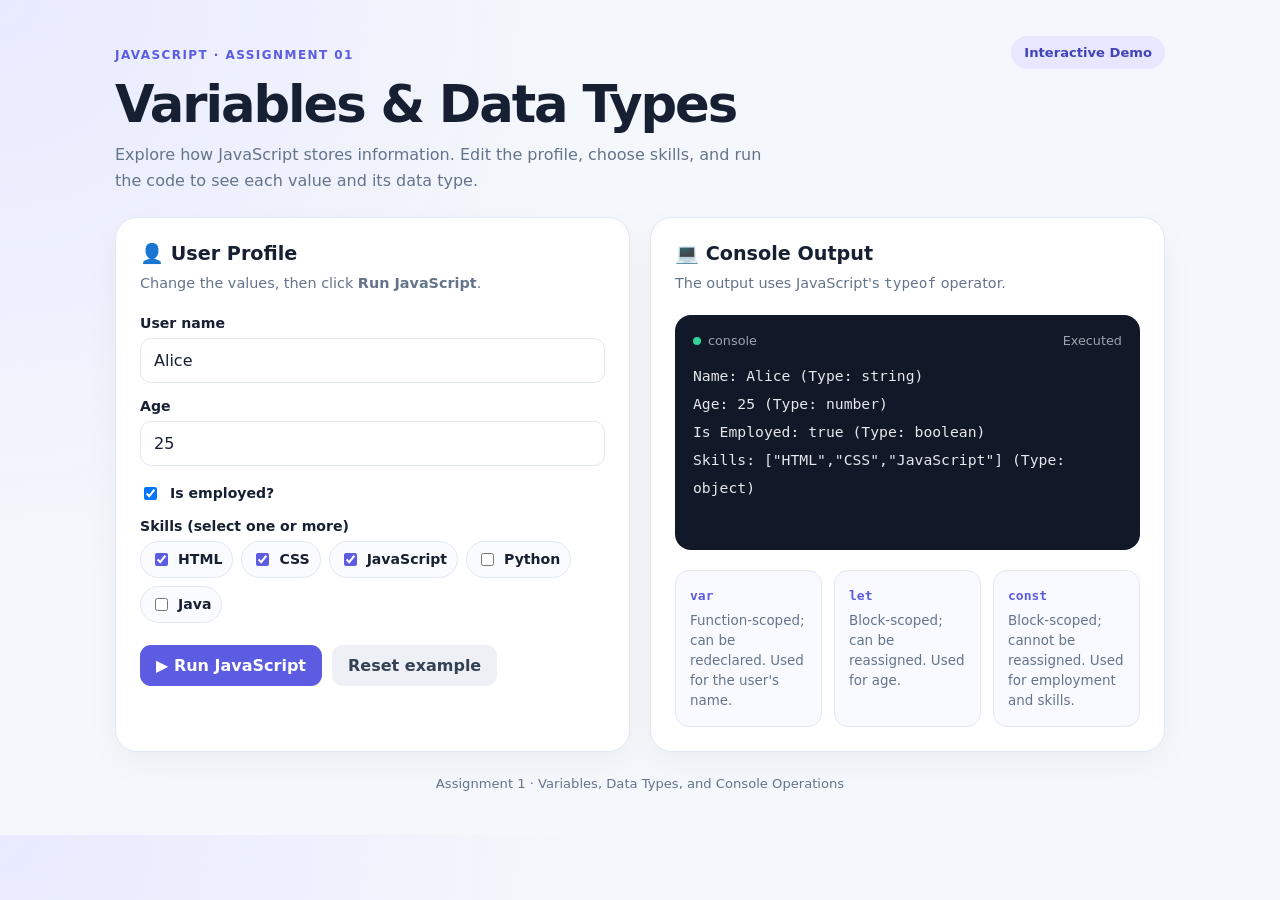
<file: index.html>
<!DOCTYPE html>
<html lang="en">
<head>
  <meta charset="UTF-8">
  <meta name="viewport" content="width=device-width, initial-scale=1.0">
  <title>Assignment 1 | JavaScript Variables</title>
  <link rel="stylesheet" href="style.css">
  <script src="script.js" defer></script>
</head>
<body>
  <main class="wrap">
    <header class="page-header">
      <div>
        <p class="eyebrow">JavaScript · Assignment 01</p>
        <h1>Variables &amp; Data Types</h1>
        <p class="subtitle">Explore how JavaScript stores information. Edit the profile, choose skills, and run the code to see each value and its data type.</p>
      </div>
      <span class="pill">Interactive Demo</span>
    </header>

    <section class="grid">
      <div class="card">
        <h2>👤 User Profile</h2>
        <p class="hint">Change the values, then click <strong>Run JavaScript</strong>.</p>

        <label for="name">User name</label>
        <input id="name" type="text" value="Alice" maxlength="50">

        <label for="age">Age</label>
        <input id="age" type="number" value="25" min="0" max="120">

        <div class="checkline">
          <input id="employed" type="checkbox" checked>
          <label for="employed">Is employed?</label>
        </div>

        <label>Skills (select one or more)</label>
        <div class="skillbox">
          <label class="skill"><input type="checkbox" name="skills" value="HTML" checked> HTML</label>
          <label class="skill"><input type="checkbox" name="skills" value="CSS" checked> CSS</label>
          <label class="skill"><input type="checkbox" name="skills" value="JavaScript" checked> JavaScript</label>
          <label class="skill"><input type="checkbox" name="skills" value="Python"> Python</label>
          <label class="skill"><input type="checkbox" name="skills" value="Java"> Java</label>
        </div>

        <div class="actions">
          <button class="primary" id="run">▶ Run JavaScript</button>
          <button class="secondary" id="reset">Reset example</button>
        </div>
      </div>

      <div class="card">
        <h2>💻 Console Output</h2>
        <p class="hint">The output uses JavaScript's <code>typeof</code> operator.</p>
        <div class="output">
          <div class="output-head">
            <span><i class="dot"></i>console</span>
            <span id="status">Ready</span>
          </div>
          <pre id="result" aria-live="polite">Click “Run JavaScript” to display the values and types.</pre>
        </div>

        <div class="concepts">
          <div class="concept">
            <code>var</code>
            <p>Function-scoped; can be redeclared. Used for the user's name.</p>
          </div>
          <div class="concept">
            <code>let</code>
            <p>Block-scoped; can be reassigned. Used for age.</p>
          </div>
          <div class="concept">
            <code>const</code>
            <p>Block-scoped; cannot be reassigned. Used for employment and skills.</p>
          </div>
        </div>
      </div>
    </section>

    <footer>Assignment 1 · Variables, Data Types, and Console Operations</footer>
  </main>
</body>
</html>
</file>
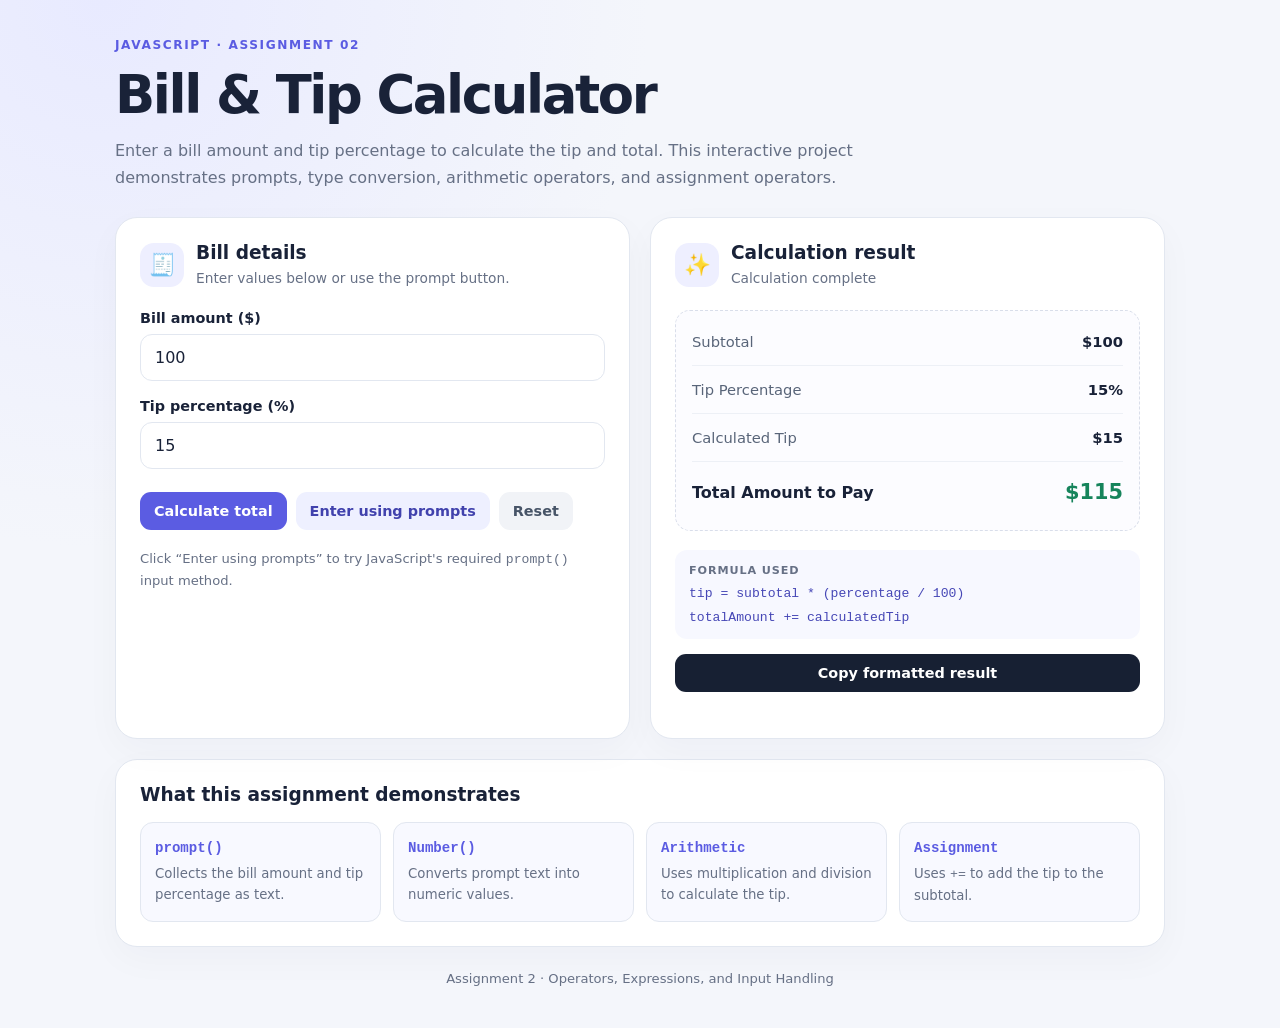
<file: ass2/index.html>
<!DOCTYPE html>
<html lang="en">
<head>
  <meta charset="UTF-8">
  <meta name="viewport" content="width=device-width, initial-scale=1.0">
  <title>Assignment 2 | Tip Calculator</title>
  <link rel="stylesheet" href="style.css">
  <script src="script.js" defer></script>
</head>
<body>
  <main class="container">
    <header class="hero">
      <p class="eyebrow">JavaScript · Assignment 02</p>
      <h1>Bill &amp; Tip Calculator</h1>
      <p class="intro">Enter a bill amount and tip percentage to calculate the tip and total. This interactive project demonstrates prompts, type conversion, arithmetic operators, and assignment operators.</p>
    </header>
    <section class="layout">
      <div class="panel">
        <div class="panel-heading"><span class="icon">🧾</span><div><h2>Bill details</h2><p>Enter values below or use the prompt button.</p></div></div>
        <label for="bill">Bill amount ($)</label>
        <input id="bill" type="number" min="0" step="0.01" value="100" placeholder="e.g. 100">
        <label for="tip">Tip percentage (%)</label>
        <input id="tip" type="number" min="0" max="100" step="1" value="15" placeholder="e.g. 15">
        <div class="buttons">
          <button id="calculate" class="primary">Calculate total</button>
          <button id="prompt-input" class="secondary">Enter using prompts</button>
          <button id="reset" class="quiet">Reset</button>
        </div>
        <p class="note">Click “Enter using prompts” to try JavaScript's required <code>prompt()</code> input method.</p>
      </div>
      <div class="panel">
        <div class="panel-heading"><span class="icon">✨</span><div><h2>Calculation result</h2><p id="status">Ready to calculate</p></div></div>
        <div class="receipt">
          <div class="receipt-row"><span>Subtotal</span><strong id="subtotal">$100</strong></div>
          <div class="receipt-row"><span>Tip Percentage</span><strong id="percentage">15%</strong></div>
          <div class="receipt-row"><span>Calculated Tip</span><strong id="calculated-tip">$15</strong></div>
          <div class="receipt-total"><span>Total Amount to Pay</span><strong id="total">$115</strong></div>
        </div>
        <div class="formula"><span class="formula-label">Formula used</span><code>tip = subtotal * (percentage / 100)</code><code>totalAmount += calculatedTip</code></div>
        <button id="copy-result" class="copy-button">Copy formatted result</button>
        <p id="copy-status" class="copy-status" aria-live="polite"></p>
      </div>
    </section>
    <section class="learning panel">
      <h2>What this assignment demonstrates</h2>
      <div class="learning-grid">
        <article><code>prompt()</code><p>Collects the bill amount and tip percentage as text.</p></article>
        <article><code>Number()</code><p>Converts prompt text into numeric values.</p></article>
        <article><code>Arithmetic</code><p>Uses multiplication and division to calculate the tip.</p></article>
        <article><code>Assignment</code><p>Uses <code>+=</code> to add the tip to the subtotal.</p></article>
      </div>
    </section>
    <footer>Assignment 2 · Operators, Expressions, and Input Handling</footer>
  </main>
</body>
</html>
</file>
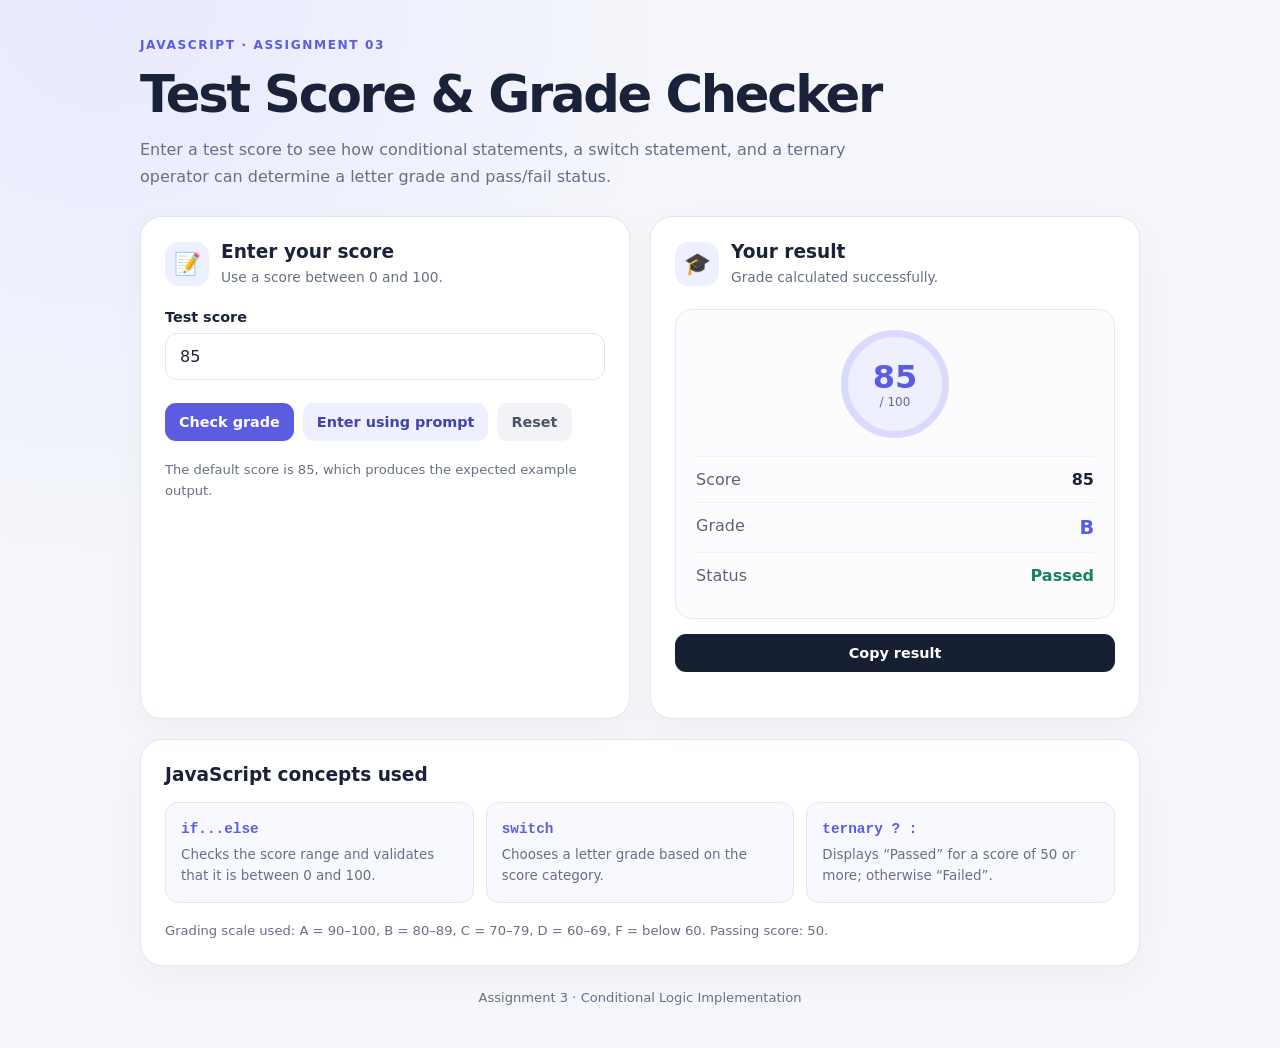
<file: ass3/index.html>
<!DOCTYPE html>
<html lang="en">
<head>
  <meta charset="UTF-8">
  <meta name="viewport" content="width=device-width, initial-scale=1.0">
  <title>Assignment 3 | Grade Checker</title>
  <link rel="stylesheet" href="style.css">
  <script src="script.js" defer></script>
</head>
<body>
  <main class="container">
    <header class="hero">
      <p class="eyebrow">JavaScript · Assignment 03</p>
      <h1>Test Score &amp; Grade Checker</h1>
      <p class="intro">Enter a test score to see how conditional statements, a switch statement, and a ternary operator can determine a letter grade and pass/fail status.</p>
    </header>

    <section class="layout">
      <div class="panel">
        <div class="heading">
          <div class="icon">📝</div>
          <div><h2>Enter your score</h2><p>Use a score between 0 and 100.</p></div>
        </div>
        <label for="score">Test score</label>
        <input id="score" type="number" min="0" max="100" step="1" value="85" placeholder="Enter score">
        <div class="buttons">
          <button id="check" class="primary">Check grade</button>
          <button id="prompt-score" class="secondary">Enter using prompt</button>
          <button id="reset" class="quiet">Reset</button>
        </div>
        <p class="note">The default score is 85, which produces the expected example output.</p>
      </div>

      <div class="panel result-panel">
        <div class="heading">
          <div class="icon">🎓</div>
          <div><h2>Your result</h2><p id="message">Ready to check your grade.</p></div>
        </div>
        <div class="result-card">
          <div class="score-circle"><span id="score-value">85</span><small>/ 100</small></div>
          <div class="result-lines">
            <div class="result-row"><span>Score</span><strong id="score-output">85</strong></div>
            <div class="result-row"><span>Grade</span><strong class="grade" id="grade-output">B</strong></div>
            <div class="result-row"><span>Status</span><strong class="passed" id="status-output">Passed</strong></div>
          </div>
        </div>
        <button id="copy" class="copy-button">Copy result</button>
        <p id="copy-message" class="copy-message" aria-live="polite"></p>
      </div>
    </section>

    <section class="panel logic-panel">
      <h2>JavaScript concepts used</h2>
      <div class="concepts">
        <article><code>if...else</code><p>Checks the score range and validates that it is between 0 and 100.</p></article>
        <article><code>switch</code><p>Chooses a letter grade based on the score category.</p></article>
        <article><code>ternary ? :</code><p>Displays “Passed” for a score of 50 or more; otherwise “Failed”.</p></article>
      </div>
      <p class="grading-note">Grading scale used: A = 90–100, B = 80–89, C = 70–79, D = 60–69, F = below 60. Passing score: 50.</p>
    </section>

    <footer>Assignment 3 · Conditional Logic Implementation</footer>
  </main>
</body>
</html>
</file>
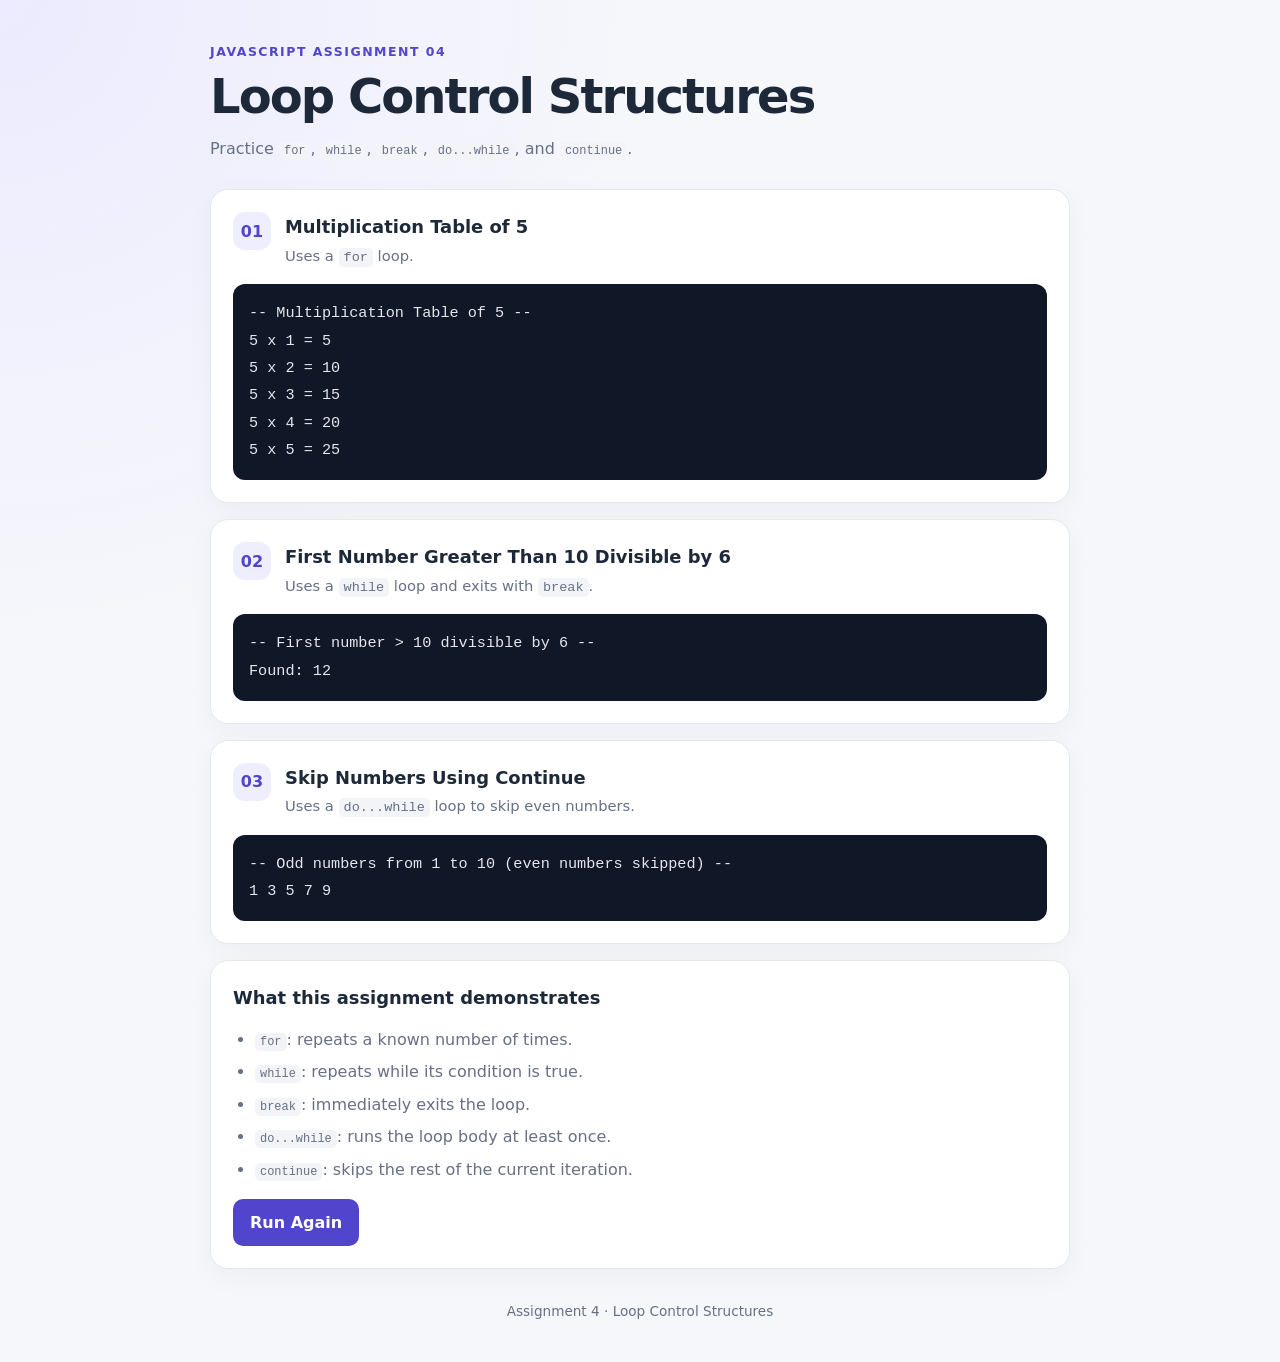
<file: ass4/index.html>
<!DOCTYPE html>
<html lang="en">
<head>
  <meta charset="UTF-8">
  <meta name="viewport" content="width=device-width, initial-scale=1.0">
  <title>Assignment 4 - Loop Control Structures</title>
  <link rel="stylesheet" href="style.css">
  <script src="script.js" defer></script>
</head>
<body>
  <main class="container">
    <header>
      <p class="eyebrow">JavaScript Assignment 04</p>
      <h1>Loop Control Structures</h1>
      <p class="subtitle">Practice <code>for</code>, <code>while</code>, <code>break</code>, <code>do...while</code>, and <code>continue</code>.</p>
    </header>

    <section class="card">
      <div class="section-heading">
        <span class="number">01</span>
        <div>
          <h2>Multiplication Table of 5</h2>
          <p>Uses a <code>for</code> loop.</p>
        </div>
      </div>
      <pre id="tableOutput" class="output" aria-live="polite"></pre>
    </section>

    <section class="card">
      <div class="section-heading">
        <span class="number">02</span>
        <div>
          <h2>First Number Greater Than 10 Divisible by 6</h2>
          <p>Uses a <code>while</code> loop and exits with <code>break</code>.</p>
        </div>
      </div>
      <pre id="breakOutput" class="output" aria-live="polite"></pre>
    </section>

    <section class="card">
      <div class="section-heading">
        <span class="number">03</span>
        <div>
          <h2>Skip Numbers Using Continue</h2>
          <p>Uses a <code>do...while</code> loop to skip even numbers.</p>
        </div>
      </div>
      <pre id="continueOutput" class="output" aria-live="polite"></pre>
    </section>

    <section class="card concepts">
      <h2>What this assignment demonstrates</h2>
      <ul>
        <li><code>for</code>: repeats a known number of times.</li>
        <li><code>while</code>: repeats while its condition is true.</li>
        <li><code>break</code>: immediately exits the loop.</li>
        <li><code>do...while</code>: runs the loop body at least once.</li>
        <li><code>continue</code>: skips the rest of the current iteration.</li>
      </ul>
      <button id="rerunButton" type="button">Run Again</button>
    </section>

    <footer>Assignment 4 · Loop Control Structures</footer>
  </main>
</body>
</html>
</file>
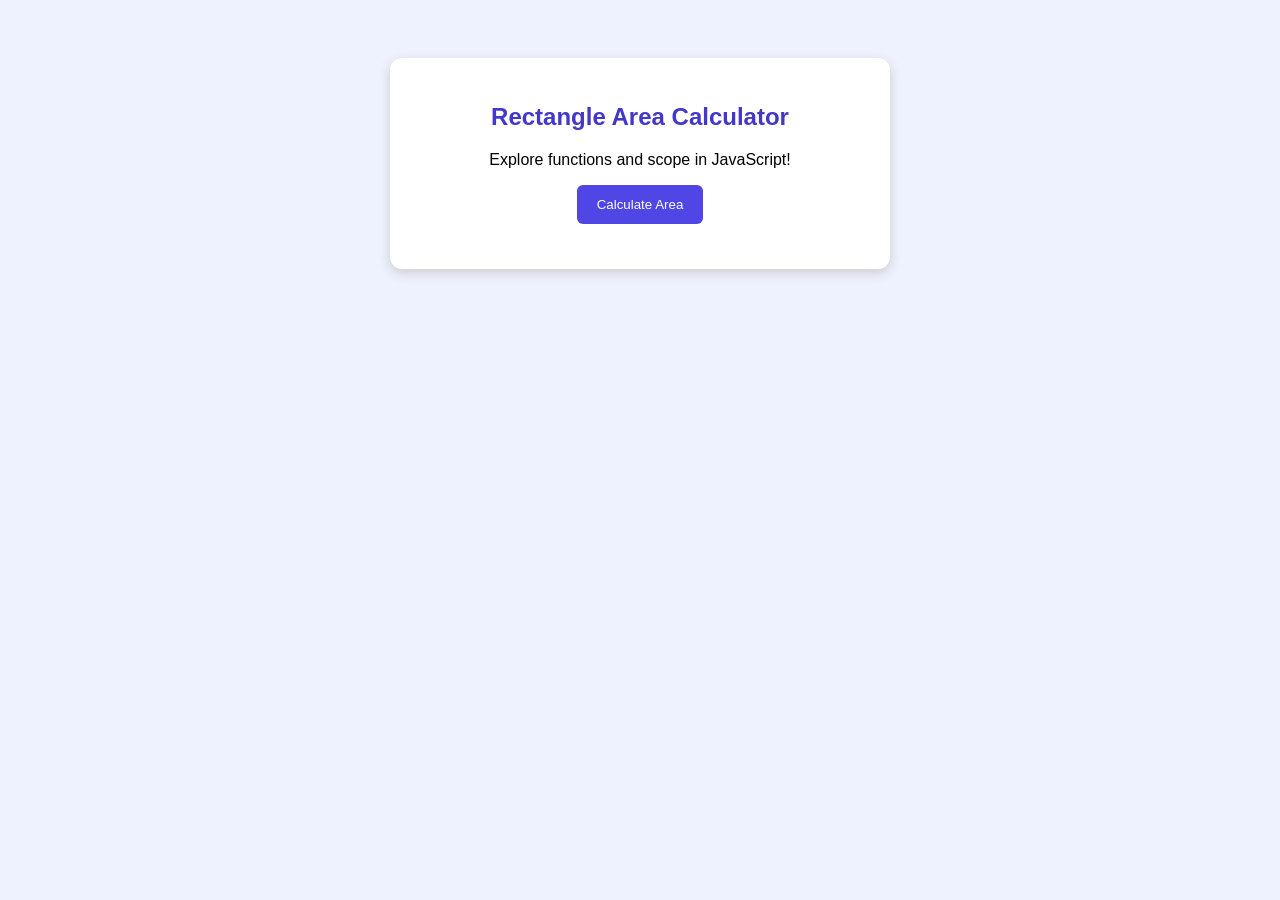
<file: ass5/index.html>
<!DOCTYPE html>
<html>
<head>
    <title>Assignment 5 - Functions</title>
    <link rel="stylesheet" href="style.css">
</head>
<body>

    <div class="container">
        <h2>Rectangle Area Calculator</h2>
        <p>Explore functions and scope in JavaScript!</p>

        <button onclick="showResults()">Calculate Area</button>

        <div id="output"></div>
    </div>

    <script src="script.js"></script>
</body>
</html>
</file>
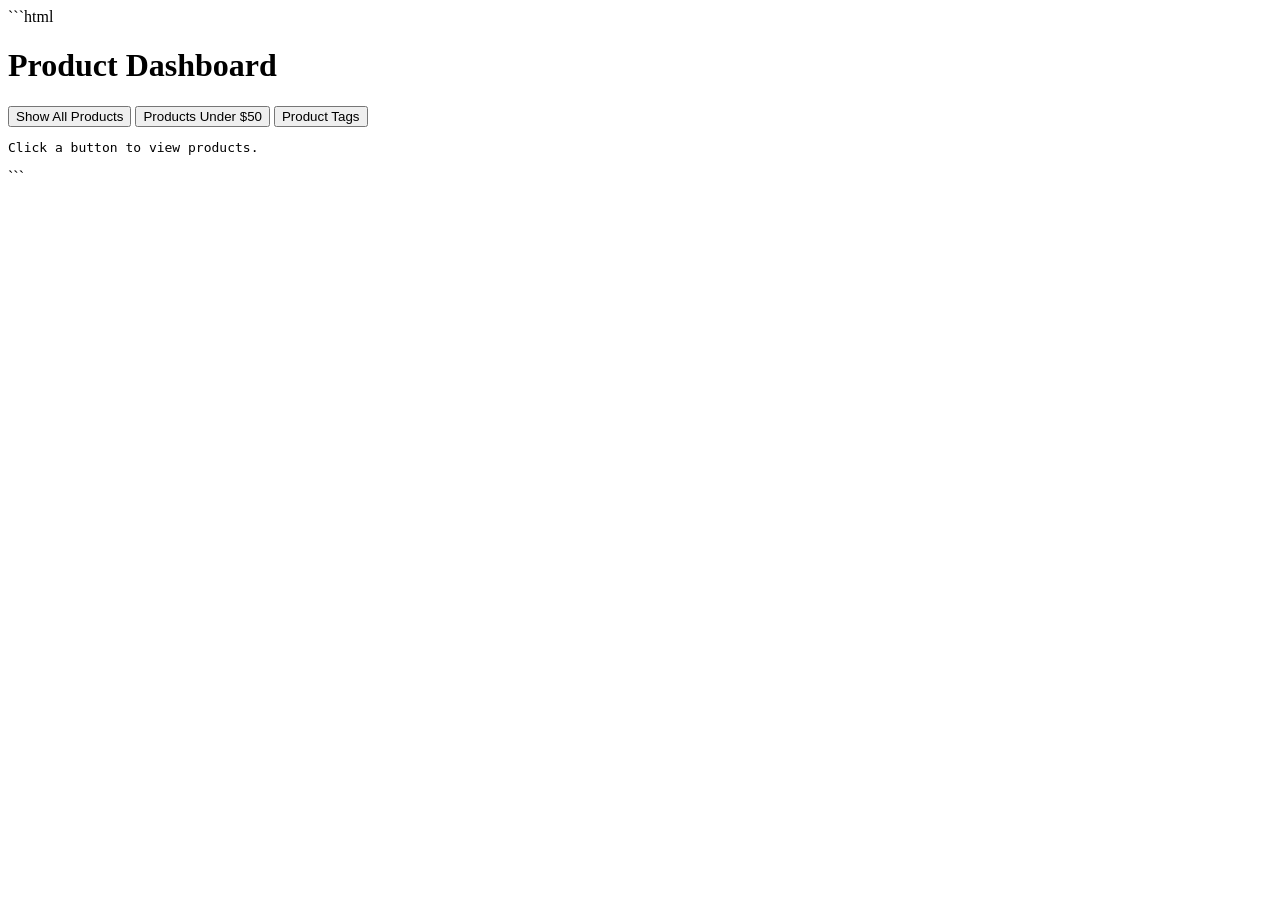
<file: ass6/index.html>
```html
<!DOCTYPE html>
<html lang="en">
<head>
    <meta charset="UTF-8">
    <meta name="viewport" content="width=device-width, initial-scale=1.0">
    <title>Product Dashboard</title>
    <link rel="stylesheet" href="style.css">
</head>
<body>
    <div class="container">
        <h1>Product Dashboard</h1>
        <button onclick="showProducts()">Show All Products</button>
        <button onclick="showFiltered()">Products Under $50</button>
        <button onclick="showMapped()">Product Tags</button>
        <pre id="output">Click a button to view products.</pre>
    </div>

    <script src="script.js"></script>
</body>
</html>
```
</file>
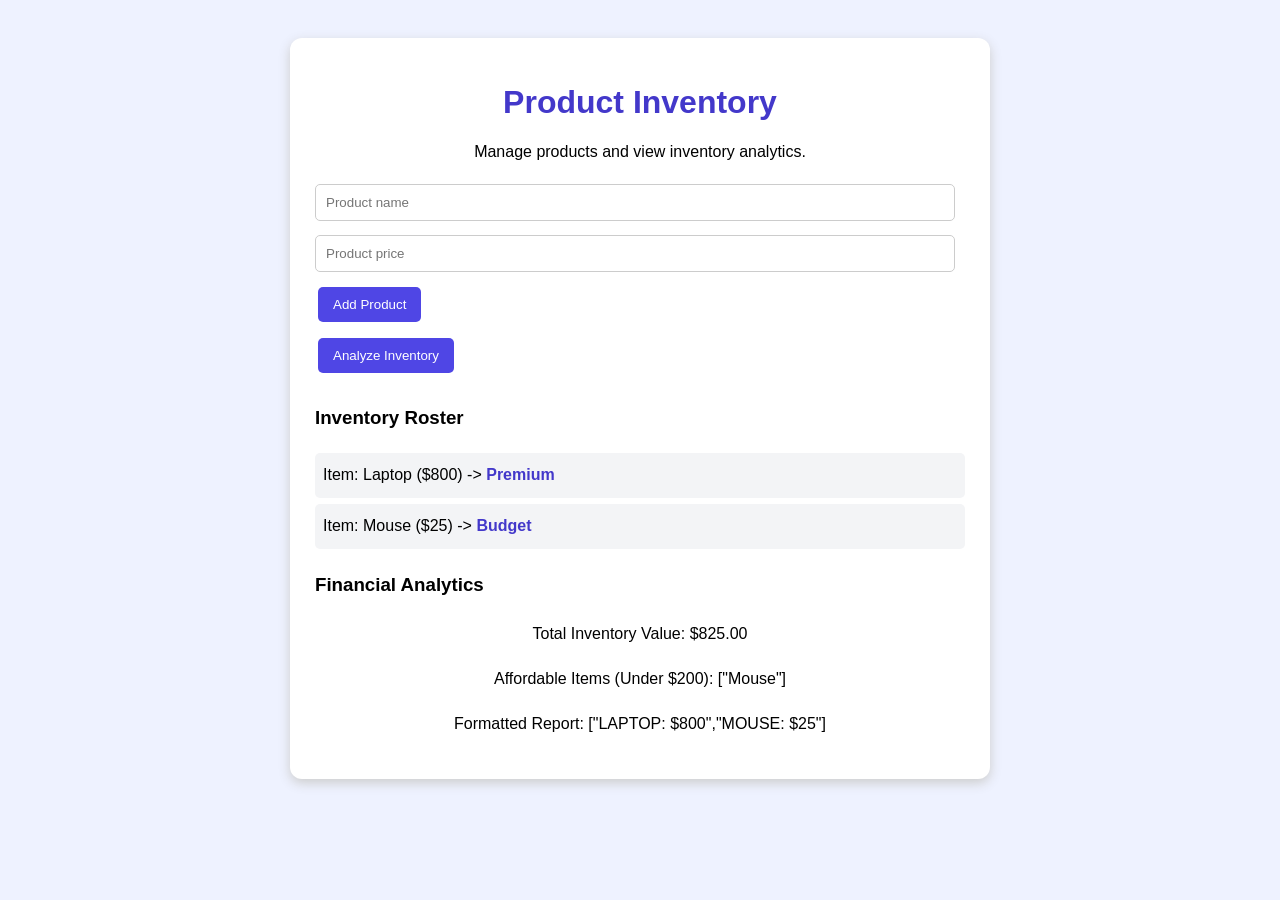
<file: ass7/index.html>
<!DOCTYPE html>
<html>
<head>
    <title>Product Inventory Dashboard</title>
    <link rel="stylesheet" href="style.css">
</head>
<body>
    <div class="container">
        <h1>Product Inventory</h1>
        <p>Manage products and view inventory analytics.</p>

        <form id="productForm">
            <input id="name" type="text" placeholder="Product name" required>
            <input id="price" type="number" placeholder="Product price" min="0.01" step="0.01" required>
            <button type="submit">Add Product</button>
        </form>

        <button id="analyze">Analyze Inventory</button>

        <div id="output"></div>
    </div>

    <script src="script.js"></script>
</body>
</html>
</file>
<file: style.css>
* {
  box-sizing: border-box;
}

:root {
  --bg: #f4f7fb;
  --panel: #ffffff;
  --text: #172033;
  --muted: #64748b;
  --accent: #5b5ce2;
  --accent-light: #8585ff;
  --border: #e2e8f0;
  --output: #111827;
  --output-text: #e5e7eb;
  --green: #34d399;
}

body {
  margin: 0;
  font-family: Inter, ui-sans-serif, system-ui, -apple-system, BlinkMacSystemFont, "Segoe UI", sans-serif;
  background: radial-gradient(circle at top left, #e8eaff, transparent 38%), var(--bg);
  color: var(--text);
}

.wrap {
  width: min(1050px, 92%);
  margin: 36px auto;
}

.page-header {
  display: flex;
  align-items: flex-start;
  justify-content: space-between;
  gap: 16px;
  margin-bottom: 24px;
}

.eyebrow {
  color: var(--accent);
  font-weight: 800;
  letter-spacing: .12em;
  text-transform: uppercase;
  font-size: .75rem;
}

h1 {
  margin: 8px 0;
  font-size: clamp(2rem, 5vw, 3.2rem);
  letter-spacing: -.04em;
}

.subtitle {
  color: var(--muted);
  max-width: 650px;
  line-height: 1.6;
  margin: 0;
}

.pill {
  background: #e7e8ff;
  color: #4243b8;
  border-radius: 999px;
  padding: 9px 13px;
  font-size: .82rem;
  font-weight: 700;
  white-space: nowrap;
}

.grid {
  display: grid;
  grid-template-columns: 1fr 1fr;
  gap: 20px;
}

.card {
  background: var(--panel);
  border: 1px solid var(--border);
  border-radius: 22px;
  padding: 24px;
  box-shadow: 0 12px 35px #1e293b0a;
}

h2 {
  margin: 0 0 8px;
  font-size: 1.2rem;
}

.hint {
  color: var(--muted);
  font-size: .9rem;
  line-height: 1.5;
  margin: 0 0 20px;
}

label {
  display: block;
  font-size: .88rem;
  font-weight: 700;
  margin: 15px 0 7px;
}

input[type="text"],
input[type="number"] {
  width: 100%;
  border: 1px solid var(--border);
  border-radius: 11px;
  padding: 12px 13px;
  font: inherit;
  color: var(--text);
  background: #fff;
  outline: none;
}

input:focus {
  border-color: var(--accent-light);
  box-shadow: 0 0 0 3px #8585ff26;
}

.checkline {
  display: flex;
  align-items: center;
  gap: 10px;
  margin-top: 18px;
}

.checkline label {
  margin: 0;
  font-weight: 600;
}

.skillbox {
  display: flex;
  flex-wrap: wrap;
  gap: 8px;
}

.skill {
  display: flex;
  gap: 7px;
  align-items: center;
  border: 1px solid var(--border);
  padding: 8px 10px;
  border-radius: 999px;
  font-size: .88rem;
  background: #fafbff;
  margin: 0;
}

.skill input {
  accent-color: var(--accent);
}

.actions {
  display: flex;
  flex-wrap: wrap;
  gap: 10px;
  margin-top: 22px;
}

button {
  border: 0;
  border-radius: 11px;
  padding: 11px 16px;
  font: inherit;
  font-weight: 750;
  cursor: pointer;
  transition: transform .15s, opacity .15s;
}

button:hover {
  transform: translateY(-1px);
}

button:focus-visible {
  outline: 3px solid var(--accent-light);
  outline-offset: 3px;
}

.primary {
  background: var(--accent);
  color: white;
}

.secondary {
  background: #eef0f6;
  color: #334155;
}

.output {
  background: var(--output);
  color: var(--output-text);
  border-radius: 16px;
  padding: 18px;
  min-height: 235px;
  overflow-wrap: anywhere;
}

.output-head {
  display: flex;
  justify-content: space-between;
  align-items: center;
  gap: 12px;
  margin-bottom: 14px;
  color: #9ca3af;
  font-size: .8rem;
}

.dot {
  display: inline-block;
  width: 8px;
  height: 8px;
  border-radius: 50%;
  background: var(--green);
  margin-right: 7px;
}

pre {
  margin: 0;
  white-space: pre-wrap;
  font: 500 .92rem/1.9 ui-monospace, SFMono-Regular, Menlo, Consolas, monospace;
}

.concepts {
  margin-top: 20px;
  display: grid;
  grid-template-columns: repeat(3, 1fr);
  gap: 12px;
}

.concept {
  background: #f8faff;
  border: 1px solid var(--border);
  border-radius: 14px;
  padding: 14px;
}

.concept code {
  color: var(--accent);
  font-weight: 800;
}

.concept p {
  color: var(--muted);
  font-size: .84rem;
  line-height: 1.5;
  margin: 7px 0 0;
}

footer {
  text-align: center;
  color: var(--muted);
  font-size: .82rem;
  padding: 24px 0 8px;
}

@media (max-width: 760px) {
  .grid {
    grid-template-columns: 1fr;
  }

  .page-header {
    flex-direction: column;
  }

  .concepts {
    grid-template-columns: 1fr;
  }

  .card {
    padding: 19px;
  }
}
</file>
<file: ass2/style.css>
* { box-sizing: border-box; }
:root { --background:#f4f6fb; --panel:#fff; --text:#192238; --muted:#667085; --primary:#5b5ce2; --border:#e2e7f0; --success:#16845b; }
body { margin:0; color:var(--text); font-family:Inter,ui-sans-serif,system-ui,-apple-system,BlinkMacSystemFont,"Segoe UI",sans-serif; background:radial-gradient(circle at 8% 0%,#e8eaff,transparent 35%),var(--background); }
.container { width:min(1050px,92%); margin:38px auto; }
.hero { margin-bottom:25px; }
.eyebrow { color:var(--primary); text-transform:uppercase; letter-spacing:.13em; font-weight:800; font-size:.76rem; }
h1 { font-size:clamp(2rem,5vw,3.3rem); letter-spacing:-.045em; margin:8px 0 12px; }
.intro { color:var(--muted); line-height:1.7; max-width:750px; margin:0; }
.layout { display:grid; grid-template-columns:1fr 1fr; gap:20px; }
.panel { background:var(--panel); border:1px solid var(--border); border-radius:22px; padding:24px; box-shadow:0 12px 36px #19223808; }
.panel-heading { display:flex; align-items:center; gap:12px; margin-bottom:22px; }
.icon { width:44px; height:44px; border-radius:14px; display:grid; place-items:center; background:#eeefff; font-size:1.35rem; }
h2 { margin:0 0 5px; font-size:1.16rem; }
.panel-heading p { color:var(--muted); font-size:.86rem; margin:0; line-height:1.5; }
label { display:block; font-size:.9rem; font-weight:700; margin:17px 0 8px; }
input[type=number] { width:100%; padding:13px 14px; border:1px solid var(--border); border-radius:12px; font:inherit; background:#fff; color:var(--text); outline:none; }
input[type=number]:focus { border-color:var(--primary); box-shadow:0 0 0 3px #5b5ce21f; }
.buttons { display:flex; flex-wrap:wrap; gap:9px; margin-top:23px; }
button { border:0; border-radius:11px; padding:11px 14px; font:inherit; font-size:.9rem; font-weight:750; cursor:pointer; transition:transform .15s; }
button:hover { transform:translateY(-1px); }
button:focus-visible { outline:3px solid #8585ff; outline-offset:3px; }
.primary { background:var(--primary); color:#fff; }
.secondary { background:#eef0ff; color:#4142ad; }
.quiet { background:#f1f3f7; color:#475467; }
.note { color:var(--muted); font-size:.82rem; line-height:1.6; margin:18px 0 0; }
code { font-family:ui-monospace,SFMono-Regular,Menlo,Consolas,monospace; }
.receipt { border:1px dashed #d9deea; border-radius:15px; padding:7px 16px; background:#fcfcff; }
.receipt-row,.receipt-total { display:flex; align-items:center; justify-content:space-between; gap:12px; padding:15px 0; }
.receipt-row { border-bottom:1px solid #edf0f6; color:#596579; font-size:.92rem; }
.receipt-row strong { color:var(--text); font-variant-numeric:tabular-nums; }
.receipt-total { font-weight:800; gap:15px; line-height:1.5; }
.receipt-total strong { color:var(--success); font-size:1.3rem; white-space:nowrap; font-variant-numeric:tabular-nums; }
.formula { display:grid; gap:9px; margin-top:19px; padding:14px; background:#f7f8ff; border-radius:12px; overflow-wrap:anywhere; }
.formula-label { color:var(--muted); text-transform:uppercase; letter-spacing:.08em; font-size:.7rem; font-weight:800; }
.formula code { font-size:.82rem; color:#4647b6; }
.copy-button { width:100%; margin-top:15px; background:#172033; color:#fff; }
.copy-status { min-height:1em; color:var(--success); font-size:.82rem; margin:9px 0 0; text-align:center; }
.learning { margin-top:20px; }
.learning h2 { margin-bottom:17px; }
.learning-grid { display:grid; grid-template-columns:repeat(4,1fr); gap:12px; }
.learning-grid article { background:#f8f9ff; border:1px solid var(--border); border-radius:13px; padding:14px; }
.learning-grid article>code { color:var(--primary); font-size:.88rem; font-weight:800; }
.learning-grid p { color:var(--muted); font-size:.83rem; line-height:1.55; margin:8px 0 0; }
footer { text-align:center; color:var(--muted); font-size:.82rem; padding:24px 0 5px; }
@media(max-width:760px) { .layout { grid-template-columns:1fr; } .learning-grid { grid-template-columns:repeat(2,1fr); } .panel { padding:19px; } }
@media(max-width:430px) { .learning-grid { grid-template-columns:1fr; } .receipt-total { align-items:flex-start; flex-direction:column; } }
</file>
<file: ass3/style.css>
* { box-sizing: border-box; }
:root {
  --bg: #f4f6fb; --panel: #fff; --text: #192238; --muted: #667085;
  --primary: #5b5ce2; --border: #e2e7f0; --green: #16845b; --red: #c24141;
}
body {
  margin: 0; color: var(--text);
  font-family: Inter, ui-sans-serif, system-ui, -apple-system, BlinkMacSystemFont, "Segoe UI", sans-serif;
  background: radial-gradient(circle at 8% 0%, #e8eaff, transparent 35%), var(--bg);
}
.container { width: min(1000px, 92%); margin: 38px auto; }
.hero { margin-bottom: 25px; }
.eyebrow { color: var(--primary); text-transform: uppercase; letter-spacing: .13em; font-weight: 800; font-size: .76rem; }
h1 { font-size: clamp(2rem, 5vw, 3.2rem); letter-spacing: -.045em; margin: 8px 0 12px; }
.intro { color: var(--muted); line-height: 1.7; max-width: 760px; margin: 0; }
.layout { display: grid; grid-template-columns: 1fr 1fr; gap: 20px; }
.panel { background: var(--panel); border: 1px solid var(--border); border-radius: 22px; padding: 24px; box-shadow: 0 12px 36px #19223808; }
.heading { display: flex; align-items: center; gap: 12px; margin-bottom: 22px; }
.icon { width: 44px; height: 44px; border-radius: 14px; display: grid; place-items: center; background: #eeefff; font-size: 1.35rem; }
h2 { margin: 0 0 5px; font-size: 1.16rem; }
.heading p { color: var(--muted); font-size: .86rem; margin: 0; line-height: 1.5; }
label { display: block; font-size: .9rem; font-weight: 700; margin: 17px 0 8px; }
input[type="number"] { width: 100%; padding: 13px 14px; border: 1px solid var(--border); border-radius: 12px; font: inherit; background: #fff; color: var(--text); outline: none; }
input:focus { border-color: var(--primary); box-shadow: 0 0 0 3px #5b5ce21f; }
.buttons { display: flex; flex-wrap: wrap; gap: 9px; margin-top: 23px; }
button { border: 0; border-radius: 11px; padding: 11px 14px; font: inherit; font-size: .9rem; font-weight: 750; cursor: pointer; transition: transform .15s; }
button:hover { transform: translateY(-1px); }
button:focus-visible { outline: 3px solid #8585ff; outline-offset: 3px; }
.primary { background: var(--primary); color: #fff; }
.secondary { background: #eef0ff; color: #4142ad; }
.quiet { background: #f1f3f7; color: #475467; }
.note { color: var(--muted); font-size: .82rem; line-height: 1.6; margin: 18px 0 0; }
.result-card { border: 1px solid var(--border); border-radius: 17px; padding: 20px; background: #fcfcff; }
.score-circle { width: 108px; height: 108px; margin: 0 auto 18px; border-radius: 50%; display: flex; flex-direction: column; align-items: center; justify-content: center; background: #eeefff; border: 7px solid #d9dafe; color: var(--primary); }
.score-circle span { font-size: 2rem; font-weight: 850; line-height: 1.1; }
.score-circle small { color: var(--muted); font-size: .75rem; }
.result-row { display: flex; justify-content: space-between; gap: 12px; padding: 13px 0; border-top: 1px solid #edf0f6; color: #596579; }
.result-row strong { color: var(--text); }
.result-row .grade { color: var(--primary); font-size: 1.2rem; }
.result-row .passed { color: var(--green); }
.result-row .failed { color: var(--red); }
.copy-button { width: 100%; margin-top: 15px; background: #172033; color: #fff; }
.copy-message { min-height: 1em; text-align: center; color: var(--green); font-size: .82rem; margin: 9px 0 0; }
.logic-panel { margin-top: 20px; }
.logic-panel h2 { margin-bottom: 17px; }
.concepts { display: grid; grid-template-columns: repeat(3, 1fr); gap: 12px; }
.concepts article { background: #f8f9ff; border: 1px solid var(--border); border-radius: 13px; padding: 15px; }
.concepts code { color: var(--primary); font-size: .9rem; font-weight: 800; }
.concepts p { color: var(--muted); font-size: .84rem; line-height: 1.55; margin: 8px 0 0; }
.grading-note { color: var(--muted); font-size: .82rem; line-height: 1.6; margin: 17px 0 0; }
footer { text-align: center; color: var(--muted); font-size: .82rem; padding: 24px 0 5px; }
@media (max-width: 760px) {
  .layout { grid-template-columns: 1fr; }
  .concepts { grid-template-columns: 1fr; }
  .panel { padding: 19px; }
}
</file>
<file: ass4/style.css>
* {
  box-sizing: border-box;
}

:root {
  color-scheme: light;
  --ink: #1d2939;
  --muted: #667085;
  --line: #e4e7ec;
  --accent: #5145cd;
  --panel: #ffffff;
  --page: #f5f7fb;
}

body {
  margin: 0;
  background: radial-gradient(circle at top left, #ecebff 0, transparent 34%), var(--page);
  color: var(--ink);
  font-family: Inter, ui-sans-serif, system-ui, -apple-system, BlinkMacSystemFont, "Segoe UI", sans-serif;
  line-height: 1.6;
}

.container {
  width: min(860px, calc(100% - 32px));
  margin: 0 auto;
  padding: 42px 0;
}

header {
  margin-bottom: 28px;
}

.eyebrow {
  color: var(--accent);
  font-size: 0.78rem;
  font-weight: 800;
  letter-spacing: 0.12em;
  text-transform: uppercase;
  margin: 0 0 8px;
}

h1 {
  margin: 0;
  font-size: clamp(2rem, 5vw, 3rem);
  letter-spacing: -0.04em;
  line-height: 1.12;
}

.subtitle {
  color: var(--muted);
  margin: 12px 0 0;
}

.card {
  background: var(--panel);
  border: 1px solid var(--line);
  border-radius: 18px;
  padding: 22px;
  margin: 16px 0;
  box-shadow: 0 8px 28px rgba(16, 24, 40, 0.04);
}

.section-heading {
  display: flex;
  align-items: flex-start;
  gap: 14px;
  margin-bottom: 16px;
}

.number {
  display: grid;
  place-items: center;
  width: 38px;
  height: 38px;
  flex: 0 0 38px;
  border-radius: 12px;
  color: var(--accent);
  background: #efeeff;
  font-weight: 800;
}

h2 {
  font-size: 1.12rem;
  line-height: 1.35;
  margin: 3px 0 4px;
}

.section-heading p {
  color: var(--muted);
  margin: 0;
  font-size: 0.92rem;
}

code {
  background: #f2f4f7;
  border-radius: 5px;
  padding: 2px 5px;
  font-size: 0.92em;
}

.output {
  margin: 0;
  padding: 16px;
  background: #101828;
  color: #e4e7ec;
  border-radius: 12px;
  white-space: pre-wrap;
  overflow-x: auto;
  font: 500 0.95rem/1.8 ui-monospace, SFMono-Regular, Menlo, Consolas, monospace;
}

.concepts ul {
  padding-left: 22px;
  color: var(--muted);
}

.concepts li {
  margin: 7px 0;
}

button {
  border: 0;
  border-radius: 10px;
  background: var(--accent);
  color: white;
  font: inherit;
  font-weight: 700;
  padding: 11px 17px;
  cursor: pointer;
}

button:hover {
  background: #4035b5;
}

footer {
  color: var(--muted);
  text-align: center;
  font-size: 0.85rem;
  padding-top: 16px;
}

@media (max-width: 520px) {
  .container { padding: 28px 0; }
  .card { padding: 17px; border-radius: 14px; }
}
</file>
<file: ass5/style.css>
body {
    font-family: Arial, sans-serif;
    background: #eef2ff;
    text-align: center;
    padding: 50px;
}

.container {
    background: white;
    max-width: 450px;
    margin: auto;
    padding: 25px;
    border-radius: 12px;
    box-shadow: 0 4px 12px #ccc;
}

h2 {
    color: #4338ca;
}

button {
    background: #4f46e5;
    color: white;
    padding: 12px 20px;
    border: none;
    border-radius: 6px;
    cursor: pointer;
}

button:hover {
    background: #3730a3;
}

#output {
    margin-top: 20px;
    line-height: 1.8;
    overflow-wrap: anywhere;
}
</file>
<file: ass6/style.css>
```javascript
const products = [
    { name: "Laptop", price: 800 },
    { name: "Mouse", price: 25 },
    { name: "Keyboard", price: 45 }
];

function showProducts() {
    let output = "-- All Products (forEach) --\n";

    products.forEach(p => {
        output += `Item: ${p.name} - Price: $${p.price}\n`;
    });

    document.getElementById("output").textContent = output;
}

function showFiltered() {
    const result = products.filter(p => p.price < 50);
    document.getElementById("output").textContent =
        "-- Products Under $50 --\n" + JSON.stringify(result, null, 2);
}

function showMapped() {
    const result = products.map(p =>
        `${p.name.toUpperCase()} costs $${p.price}`
    );

    document.getElementById("output").textContent =
        "-- Product Tags (map) --\n" + JSON.stringify(result, null, 2);
}
```
</file>
<file: ass7/style.css>
body {
    font-family: Arial, sans-serif;
    background: #eef2ff;
    padding: 30px;
}

.container {
    max-width: 650px;
    margin: auto;
    background: white;
    padding: 25px;
    border-radius: 12px;
    box-shadow: 0 4px 12px #ccc;
}

h1 {
    color: #4338ca;
    text-align: center;
}

p {
    text-align: center;
}

input {
    width: 95%;
    padding: 10px;
    margin: 7px 0;
    border: 1px solid #ccc;
    border-radius: 5px;
}

button {
    background: #4f46e5;
    color: white;
    padding: 10px 15px;
    margin: 8px 3px;
    border: none;
    border-radius: 5px;
    cursor: pointer;
}

button:hover {
    background: #3730a3;
}

#output {
    margin-top: 20px;
    line-height: 1.8;
    overflow-wrap: anywhere;
}

.product {
    padding: 8px;
    background: #f3f4f6;
    margin: 6px 0;
    border-radius: 5px;
}

.badge {
    color: #4338ca;
    font-weight: bold;
}
</file>
